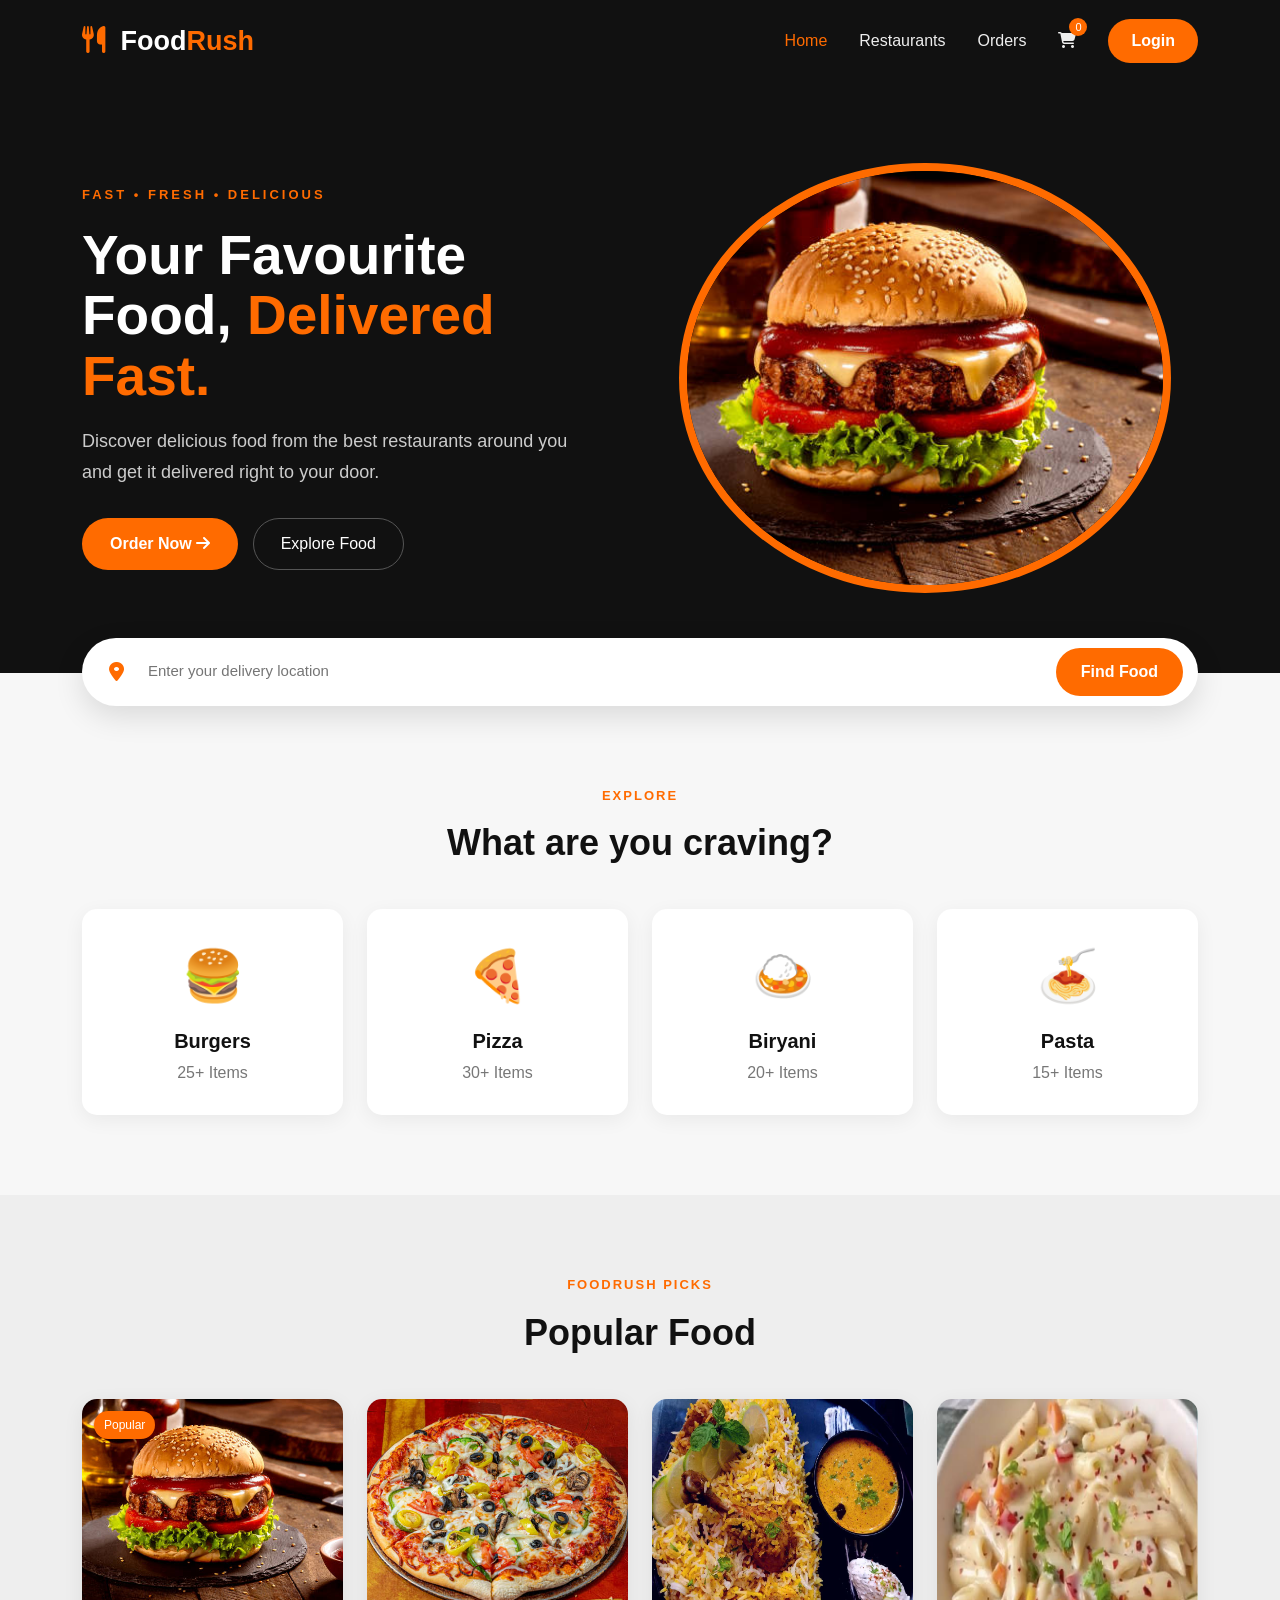
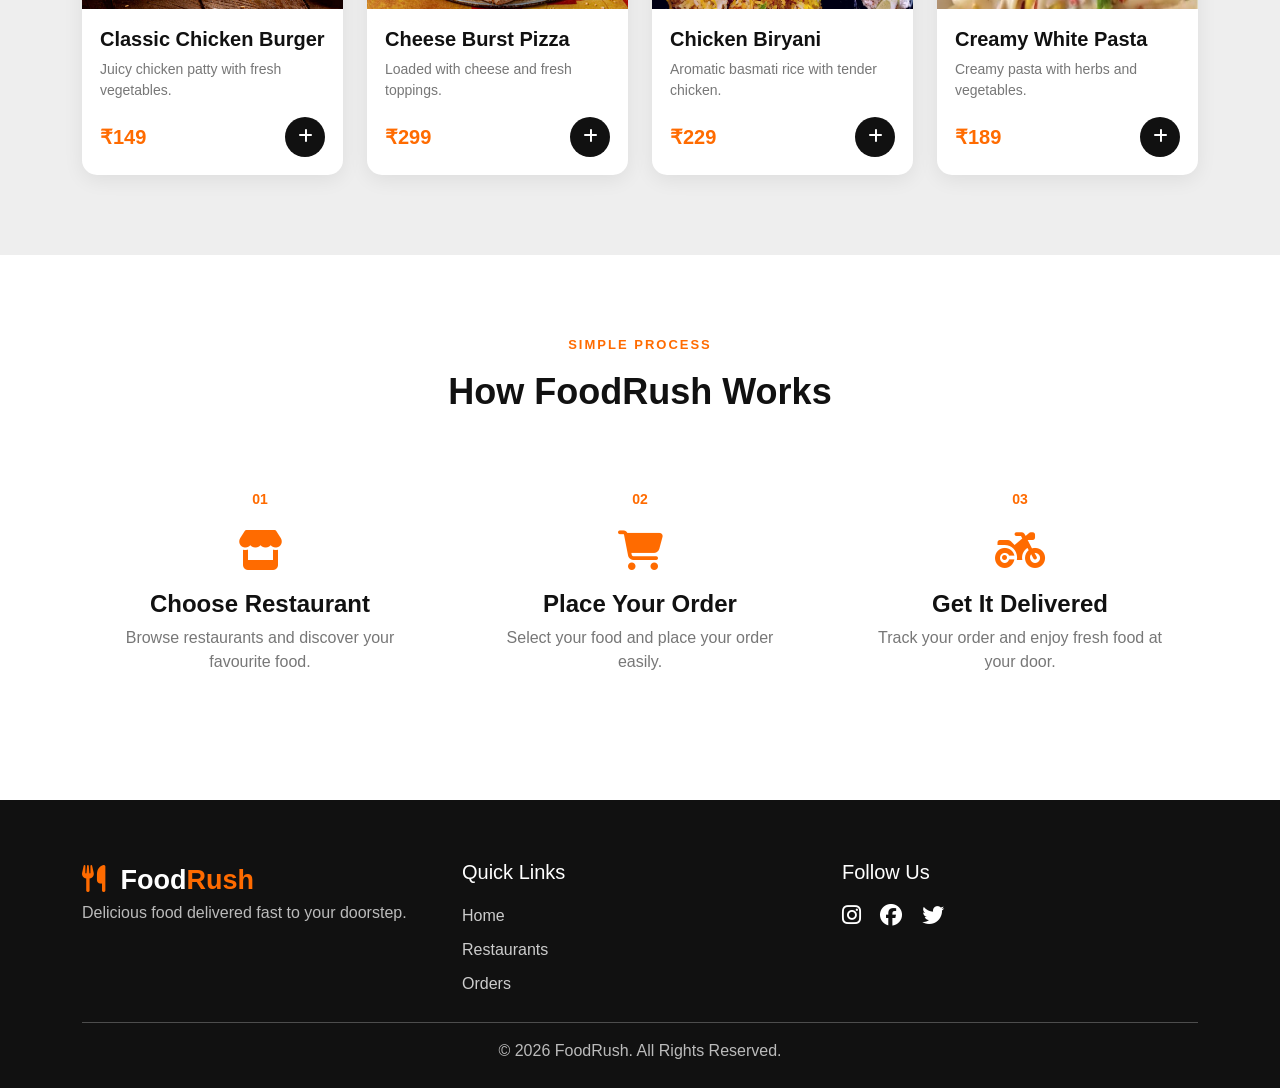
<file: index.html>
<!DOCTYPE html>
<html lang="en">

<head>
    <meta charset="UTF-8">
    <meta name="viewport" content="width=device-width, initial-scale=1.0">

    <title>FoodRush - Online Food Ordering</title>

    <link
        href="https://cdn.jsdelivr.net/npm/bootstrap@5.3.3/dist/css/bootstrap.min.css"
        rel="stylesheet">

    <link
        rel="stylesheet"
        href="https://cdnjs.cloudflare.com/ajax/libs/font-awesome/6.5.2/css/all.min.css">

    <link rel="stylesheet" href="style.css">
</head>

<body>

<!-- NAVBAR -->

<nav class="navbar navbar-expand-lg navbar-dark food-navbar">

    <div class="container">

        <a class="navbar-brand food-logo" href="index.html">
            <i class="fa-solid fa-utensils"></i>
            Food<span>Rush</span>
        </a>

        <button
            class="navbar-toggler"
            type="button"
            data-bs-toggle="collapse"
            data-bs-target="#navbarNav">

            <span class="navbar-toggler-icon"></span>

        </button>

        <div class="collapse navbar-collapse" id="navbarNav">

            <ul class="navbar-nav ms-auto align-items-lg-center">

                <li class="nav-item">
                    <a class="nav-link active" href="index.html">
                        Home
                    </a>
                </li>

                <li class="nav-item">
                    <a class="nav-link" href="restaurant.html">
                        Restaurants
                    </a>
                </li>

                <li class="nav-item">
                    <a class="nav-link" href="orders.html">
                        Orders
                    </a>
                </li>

                <li class="nav-item">

                    <a class="nav-link cart-link" href="cart.html">

                        <i class="fa-solid fa-cart-shopping"></i>

                        <span class="cart-count">
                            0
                        </span>

                    </a>

                </li>

                <li class="nav-item ms-lg-3">

                    <a
                        class="btn login-btn"
                        href="login.html">

                        Login

                    </a>

                </li>

            </ul>

        </div>

    </div>

</nav>


<!-- HERO SECTION -->

<section class="hero-section">

    <div class="container">

        <div class="row align-items-center">

            <div class="col-lg-6">

                <div class="hero-content">

                    <p class="hero-small">
                        FAST • FRESH • DELICIOUS
                    </p>

                    <h1>
                        Your Favourite Food,
                        <span>Delivered Fast.</span>
                    </h1>

                    <p class="hero-text">
                        Discover delicious food from the best restaurants
                        around you and get it delivered right to your door.
                    </p>

                    <div class="hero-buttons">

                        <a
                            href="restaurant.html"
                            class="btn food-btn">

                            Order Now
                            <i class="fa-solid fa-arrow-right"></i>

                        </a>

                        <a
                            href="#popular"
                            class="btn explore-btn">

                            Explore Food

                        </a>

                    </div>

                </div>

            </div>


            <div class="col-lg-6">

                <div class="hero-image">

                    <img
                        src="burger.png"
                        alt="Delicious Burger">

                </div>

            </div>

        </div>

    </div>

</section>


<!-- SEARCH -->

<section class="search-section">

    <div class="container">

        <div class="search-box">

            <i class="fa-solid fa-location-dot"></i>

            <input
                type="text"
                placeholder="Enter your delivery location">

            <button>
                Find Food
            </button>

        </div>

    </div>

</section>


<!-- CATEGORIES -->

<section class="section-padding">

    <div class="container">

        <div class="section-heading">

            <p>
                EXPLORE
            </p>

            <h2>
                What are you craving?
            </h2>

        </div>


        <div class="row g-4">

            <div class="col-6 col-md-3">

                <div class="category-card">

                    <div class="category-icon">
                        🍔
                    </div>

                    <h5>
                        Burgers
                    </h5>

                    <p>
                        25+ Items
                    </p>

                </div>

            </div>


            <div class="col-6 col-md-3">

                <div class="category-card">

                    <div class="category-icon">
                        🍕
                    </div>

                    <h5>
                        Pizza
                    </h5>

                    <p>
                        30+ Items
                    </p>

                </div>

            </div>


            <div class="col-6 col-md-3">

                <div class="category-card">

                    <div class="category-icon">
                        🍛
                    </div>

                    <h5>
                        Biryani
                    </h5>

                    <p>
                        20+ Items
                    </p>

                </div>

            </div>


            <div class="col-6 col-md-3">

                <div class="category-card">

                    <div class="category-icon">
                        🍝
                    </div>

                    <h5>
                        Pasta
                    </h5>

                    <p>
                        15+ Items
                    </p>

                </div>

            </div>

        </div>

    </div>

</section>


<!-- POPULAR FOOD -->

<section
    class="section-padding popular-section"
    id="popular">

    <div class="container">

        <div class="section-heading">

            <p>
                FOODRUSH PICKS
            </p>

            <h2>
                Popular Food
            </h2>

        </div>


        <div class="row g-4">


            <!-- BURGER -->

            <div class="col-md-6 col-lg-3">

                <div class="food-card">

                    <div class="food-image">

                        <img
                            src="burger.png"
                            alt="Classic Burger">

                        <span class="food-badge">
                            Popular
                        </span>

                    </div>

                    <div class="food-info">

                        <h5>
                            Classic Chicken Burger
                        </h5>

                        <p>
                            Juicy chicken patty with fresh vegetables.
                        </p>

                        <div class="food-bottom">

                            <strong>
                                ₹149
                            </strong>

                            <button
                                class="add-cart"
                                onclick="addToCart('Classic Chicken Burger',149)">

                                <i class="fa-solid fa-plus"></i>

                            </button>

                        </div>

                    </div>

                </div>

            </div>


            <!-- PIZZA -->

            <div class="col-md-6 col-lg-3">

                <div class="food-card">

                    <div class="food-image">

                        <img
                            src="pizza.png"
                            alt="Pizza">

                    </div>

                    <div class="food-info">

                        <h5>
                            Cheese Burst Pizza
                        </h5>

                        <p>
                            Loaded with cheese and fresh toppings.
                        </p>

                        <div class="food-bottom">

                            <strong>
                                ₹299
                            </strong>

                            <button
                                class="add-cart"
                                onclick="addToCart('Cheese Burst Pizza',299)">

                                <i class="fa-solid fa-plus"></i>

                            </button>

                        </div>

                    </div>

                </div>

            </div>


            <!-- BIRYANI -->

            <div class="col-md-6 col-lg-3">

                <div class="food-card">

                    <div class="food-image">

                        <img
                            src="biriyani.png"
                            alt="Biryani">

                    </div>

                    <div class="food-info">

                        <h5>
                            Chicken Biryani
                        </h5>

                        <p>
                            Aromatic basmati rice with tender chicken.
                        </p>

                        <div class="food-bottom">

                            <strong>
                                ₹229
                            </strong>

                            <button
                                class="add-cart"
                                onclick="addToCart('Chicken Biryani',229)">

                                <i class="fa-solid fa-plus"></i>

                            </button>

                        </div>

                    </div>

                </div>

            </div>


            <!-- PASTA -->

            <div class="col-md-6 col-lg-3">

                <div class="food-card">

                    <div class="food-image">

                        <img
                            src="pasta.png"
                            alt="Pasta">

                    </div>

                    <div class="food-info">

                        <h5>
                            Creamy White Pasta
                        </h5>

                        <p>
                            Creamy pasta with herbs and vegetables.
                        </p>

                        <div class="food-bottom">

                            <strong>
                                ₹189
                            </strong>

                            <button
                                class="add-cart"
                                onclick="addToCart('Creamy White Pasta',189)">

                                <i class="fa-solid fa-plus"></i>

                            </button>

                        </div>

                    </div>

                </div>

            </div>

        </div>

    </div>

</section>


<!-- HOW IT WORKS -->

<section class="how-section">

    <div class="container">

        <div class="section-heading">

            <p>
                SIMPLE PROCESS
            </p>

            <h2>
                How FoodRush Works
            </h2>

        </div>


        <div class="row g-4 text-center">

            <div class="col-md-4">

                <div class="step-card">

                    <div class="step-number">
                        01
                    </div>

                    <i class="fa-solid fa-store"></i>

                    <h4>
                        Choose Restaurant
                    </h4>

                    <p>
                        Browse restaurants and discover your favourite food.
                    </p>

                </div>

            </div>


            <div class="col-md-4">

                <div class="step-card">

                    <div class="step-number">
                        02
                    </div>

                    <i class="fa-solid fa-cart-shopping"></i>

                    <h4>
                        Place Your Order
                    </h4>

                    <p>
                        Select your food and place your order easily.
                    </p>

                </div>

            </div>


            <div class="col-md-4">

                <div class="step-card">

                    <div class="step-number">
                        03
                    </div>

                    <i class="fa-solid fa-motorcycle"></i>

                    <h4>
                        Get It Delivered
                    </h4>

                    <p>
                        Track your order and enjoy fresh food at your door.
                    </p>

                </div>

            </div>

        </div>

    </div>

</section>


<!-- FOOTER -->

<footer class="footer">

    <div class="container">

        <div class="row">

            <div class="col-md-4">

                <div class="food-logo">
                    <i class="fa-solid fa-utensils"></i>
                    Food<span>Rush</span>
                </div>

                <p>
                    Delicious food delivered fast to your doorstep.
                </p>

            </div>


            <div class="col-md-4">

                <h5>
                    Quick Links
                </h5>

                <a href="index.html">
                    Home
                </a>

                <a href="restaurant.html">
                    Restaurants
                </a>

                <a href="orders.html">
                    Orders
                </a>

            </div>


            <div class="col-md-4">

                <h5>
                    Follow Us
                </h5>

                <div class="social-icons">

                    <i class="fa-brands fa-instagram"></i>
                    <i class="fa-brands fa-facebook"></i>
                    <i class="fa-brands fa-twitter"></i>

                </div>

            </div>

        </div>


        <hr>

        <p class="text-center mb-0">
            © 2026 FoodRush. All Rights Reserved.
        </p>

    </div>

</footer>


<script src="https://cdn.jsdelivr.net/npm/bootstrap@5.3.3/dist/js/bootstrap.bundle.min.js"></script>

<script src="script.js"></script>

</body>
</html>
</file>
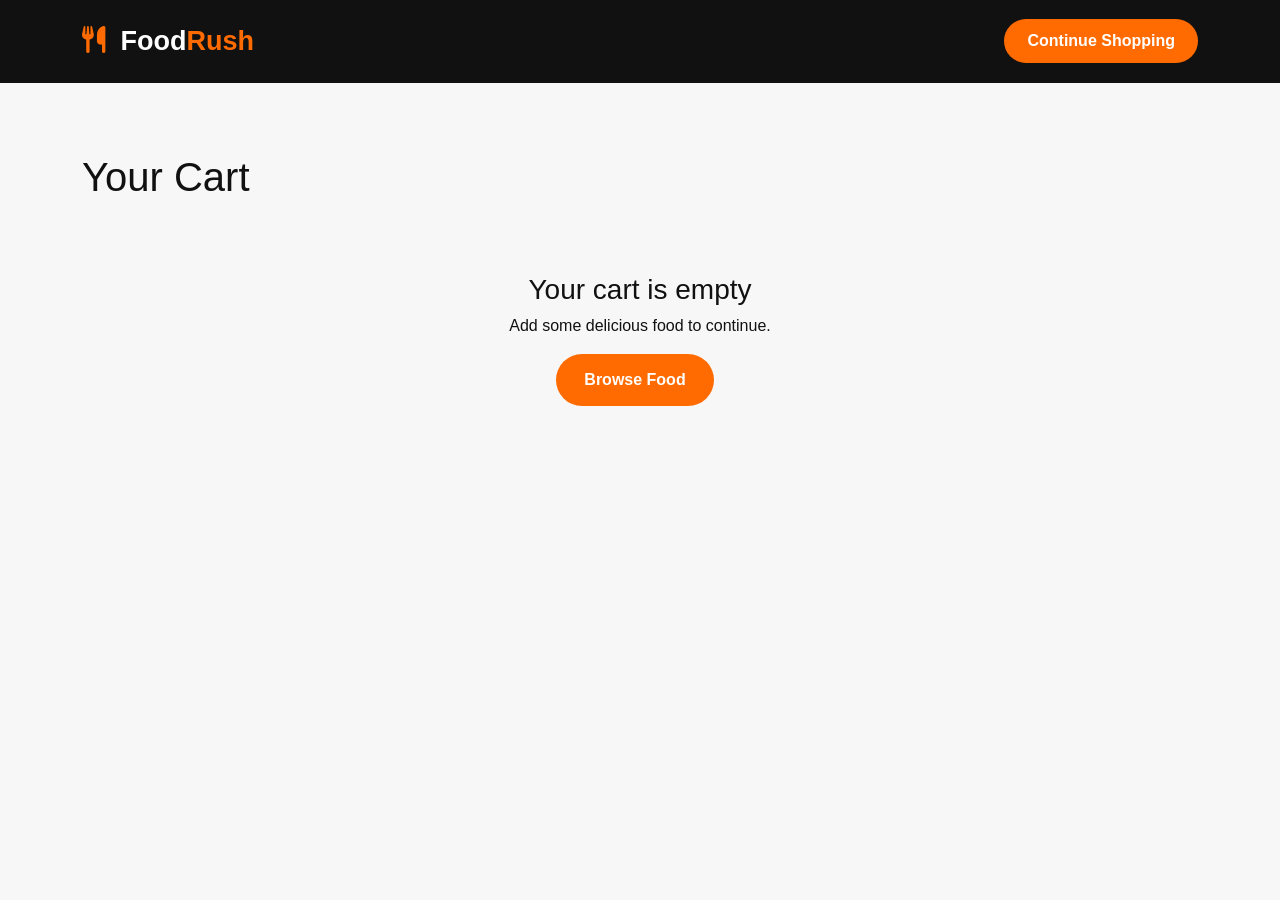
<file: cart.html>
<!DOCTYPE html>
<html lang="en">

<head>

<meta charset="UTF-8">

<meta
name="viewport"
content="width=device-width, initial-scale=1.0">

<title>FoodRush - Cart</title>

<link
href="https://cdn.jsdelivr.net/npm/bootstrap@5.3.3/dist/css/bootstrap.min.css"
rel="stylesheet">

<link
rel="stylesheet"
href="https://cdnjs.cloudflare.com/ajax/libs/font-awesome/6.5.2/css/all.min.css">

<link
rel="stylesheet"
href="style.css">

<style>

.cart-container {
    padding: 70px 0;
}

.cart-item {
    background: white;

    padding: 20px;

    margin-bottom: 15px;

    border-radius: 12px;

    display: flex;

    align-items: center;

    justify-content: space-between;

    gap: 20px;

    box-shadow:
        0 5px 15px rgba(0,0,0,0.06);
}

.cart-item h5 {
    font-weight: 700;
}

.cart-item p {
    color: #ff6b00;
    margin: 0;
}

.quantity {
    display: flex;
    align-items: center;
    gap: 12px;
}

.quantity button {
    border: none;

    background: #111;

    color: white;

    width: 32px;
    height: 32px;

    border-radius: 50%;
}

.remove-btn {
    border: none;
    background: none;
    color: #ff6b00;
}

.cart-total {
    background: #111;
    color: white;

    padding: 25px;

    border-radius: 12px;

    display: flex;

    justify-content: space-between;

    align-items: center;
}

@media(max-width:600px) {

    .cart-item {
        flex-direction: column;
        align-items: flex-start;
    }

    .cart-total {
        flex-direction: column;
        gap: 20px;
    }

}

</style>

</head>

<body>

<nav class="navbar navbar-dark food-navbar">

<div class="container">

<a
class="navbar-brand food-logo"
href="index.html">

<i class="fa-solid fa-utensils"></i>

Food<span>Rush</span>

</a>

<a
href="restaurant.html"
class="btn login-btn">

Continue Shopping

</a>

</div>

</nav>


<section class="cart-container">

<div class="container">

<h1 class="mb-4">
Your Cart
</h1>

<div id="cartItems"></div>

</div>

</section>


<script src="script.js"></script>

</body>

</html>
</file>
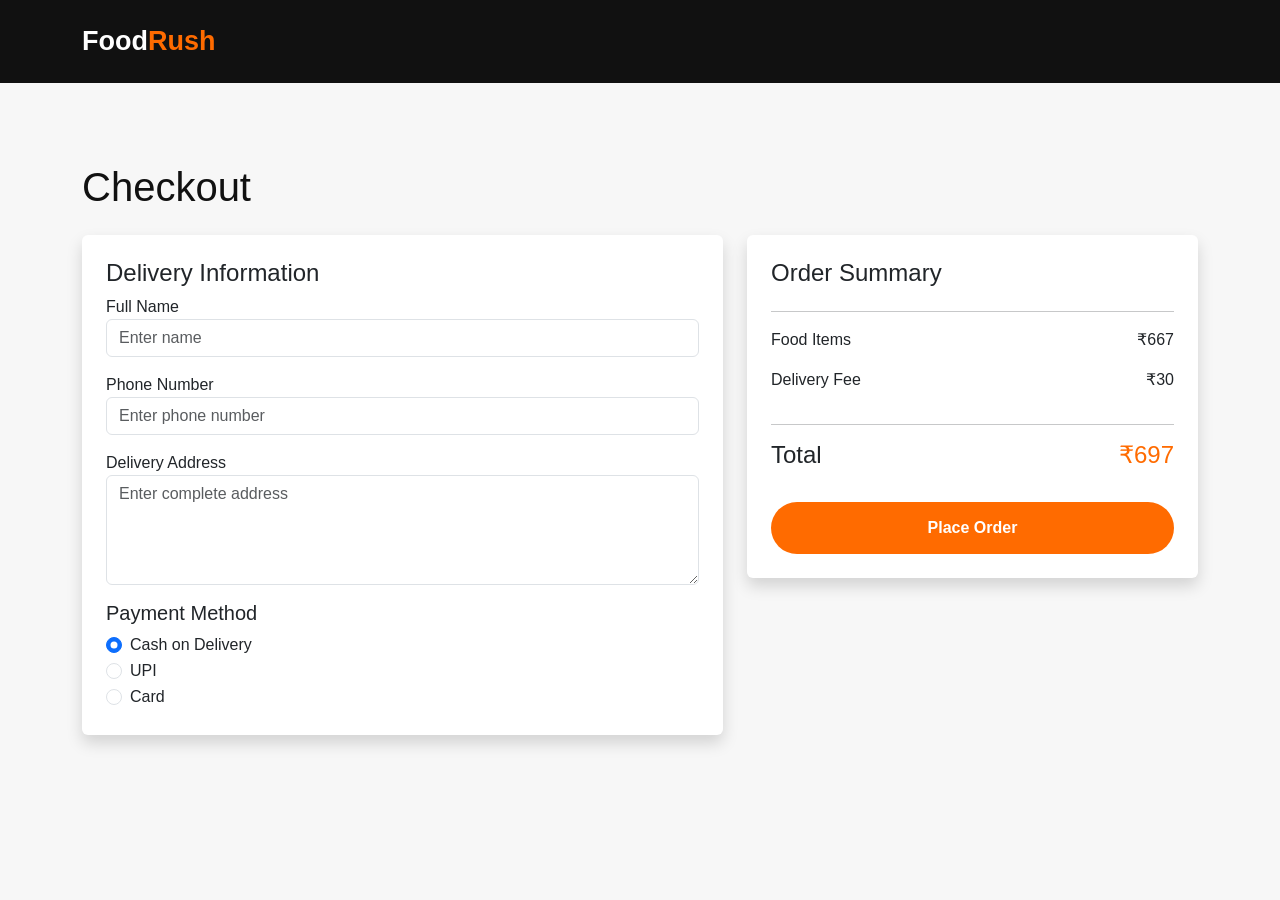
<file: checkout.html>
<!DOCTYPE html>
<html lang="en">

<head>

<meta charset="UTF-8">

<meta
name="viewport"
content="width=device-width, initial-scale=1.0">

<title>FoodRush - Checkout</title>

<link
href="https://cdn.jsdelivr.net/npm/bootstrap@5.3.3/dist/css/bootstrap.min.css"
rel="stylesheet">

<link
rel="stylesheet"
href="style.css">

</head>

<body>


<nav class="navbar navbar-dark food-navbar">

<div class="container">

<a
class="navbar-brand food-logo"
href="index.html">

Food<span>Rush</span>

</a>

</div>

</nav>


<section class="section-padding">

<div class="container">

<h1 class="mb-4">
Checkout
</h1>

<div class="row">


<div class="col-md-7">

<div class="card border-0 shadow p-4">

<h4>
Delivery Information
</h4>

<div class="mb-3">

<label>
Full Name
</label>

<input
type="text"
class="form-control"
placeholder="Enter name">

</div>


<div class="mb-3">

<label>
Phone Number
</label>

<input
type="text"
class="form-control"
placeholder="Enter phone number">

</div>


<div class="mb-3">

<label>
Delivery Address
</label>

<textarea
class="form-control"
rows="4"
placeholder="Enter complete address"></textarea>

</div>


<h5>
Payment Method
</h5>

<div class="form-check">

<input
class="form-check-input"
type="radio"
name="payment"
checked>

<label>
Cash on Delivery
</label>

</div>


<div class="form-check">

<input
class="form-check-input"
type="radio"
name="payment">

<label>
UPI
</label>

</div>


<div class="form-check">

<input
class="form-check-input"
type="radio"
name="payment">

<label>
Card
</label>

</div>

</div>

</div>


<div class="col-md-5">

<div class="card border-0 shadow p-4">

<h4>
Order Summary
</h4>

<hr>

<p>
Food Items
<span class="float-end">
₹667
</span>
</p>

<p>
Delivery Fee
<span class="float-end">
₹30
</span>
</p>

<hr>

<h4>
Total
<span class="float-end"
style="color:#ff6b00;">
₹697
</span>
</h4>

<button
class="btn food-btn w-100 mt-4">

Place Order

</button>

</div>

</div>


</div>

</div>

</section>

</body>

</html>
</file>
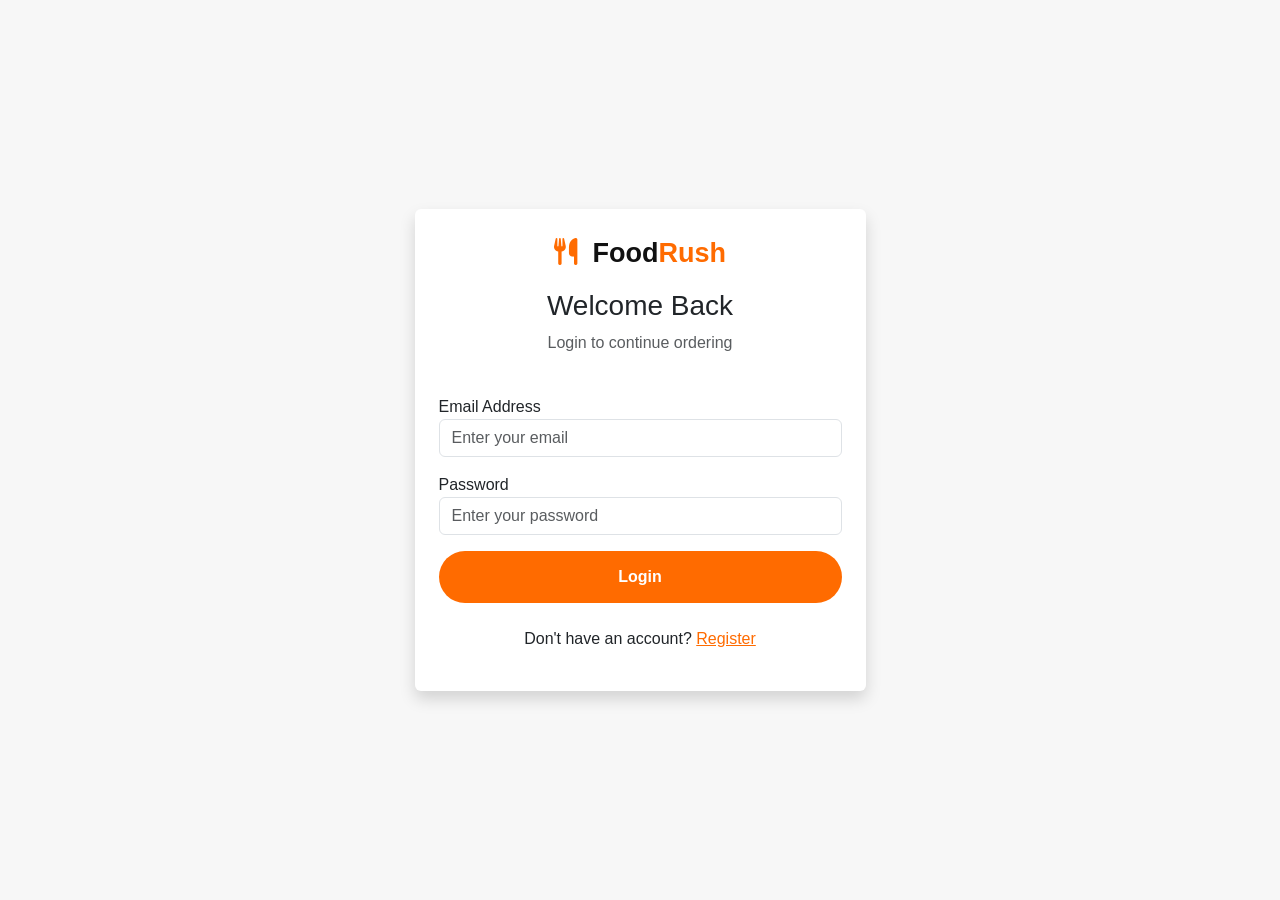
<file: login.html>
<!DOCTYPE html>
<html lang="en">

<head>

<meta charset="UTF-8">

<meta
name="viewport"
content="width=device-width, initial-scale=1.0">

<title>FoodRush - Login</title>

<link
href="https://cdn.jsdelivr.net/npm/bootstrap@5.3.3/dist/css/bootstrap.min.css"
rel="stylesheet">

<link
rel="stylesheet"
href="https://cdnjs.cloudflare.com/ajax/libs/font-awesome/6.5.2/css/all.min.css">

<link
rel="stylesheet"
href="style.css">

</head>

<body>


<div class="container">

<div class="row justify-content-center align-items-center"
style="min-height:100vh;">

<div class="col-md-5">

<div class="card shadow border-0 p-4">

<div class="text-center mb-4">

<a
href="index.html"
class="food-logo"
style="color:#111 !important;">

<i class="fa-solid fa-utensils"></i>

Food<span>Rush</span>

</a>

<h3 class="mt-3">
Welcome Back
</h3>

<p class="text-muted">
Login to continue ordering
</p>

</div>


<form>

<div class="mb-3">

<label>
Email Address
</label>

<input
type="email"
class="form-control"
placeholder="Enter your email"
required>

</div>


<div class="mb-3">

<label>
Password
</label>

<input
type="password"
class="form-control"
placeholder="Enter your password"
required>

</div>


<button
type="submit"
class="btn food-btn w-100">

Login

</button>


<p class="text-center mt-4">

Don't have an account?

<a href="register.html"
style="color:#ff6b00;">

Register

</a>

</p>

</form>

</div>

</div>

</div>

</div>


</body>

</html>
</file>
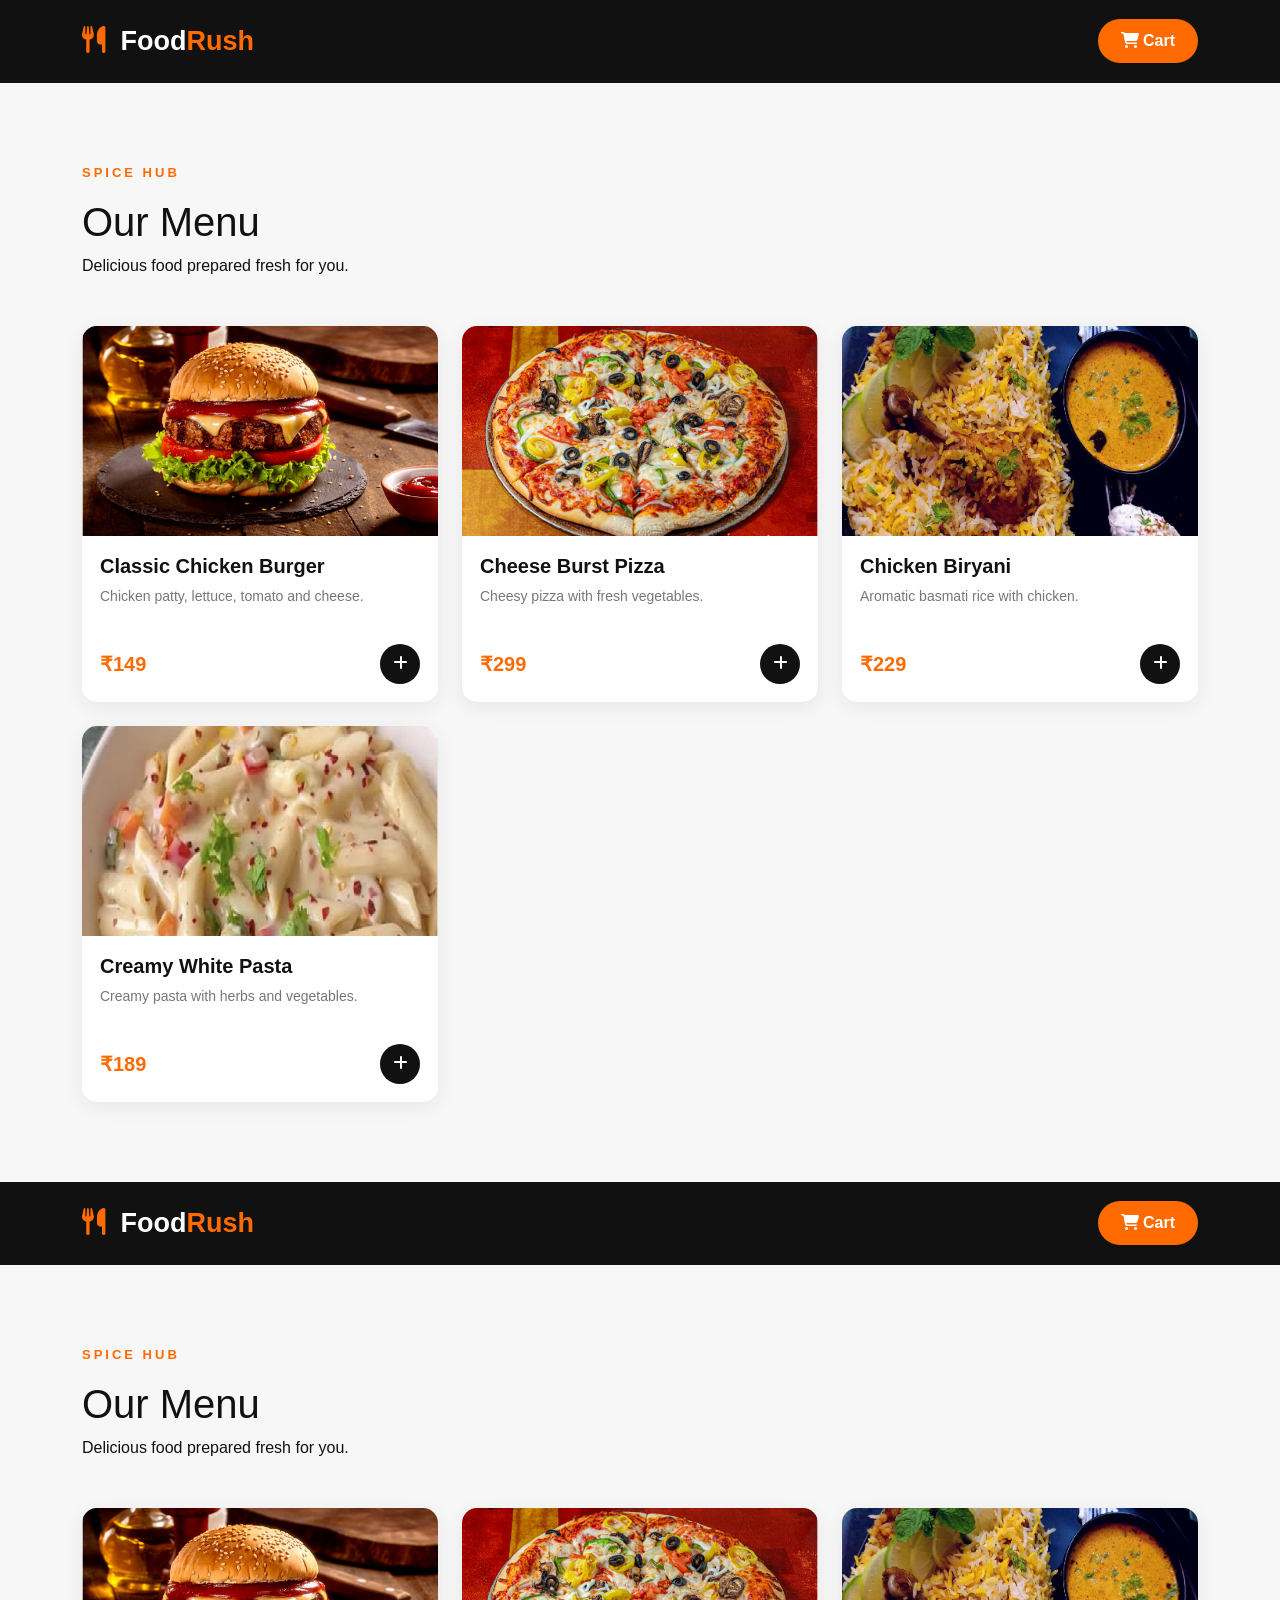
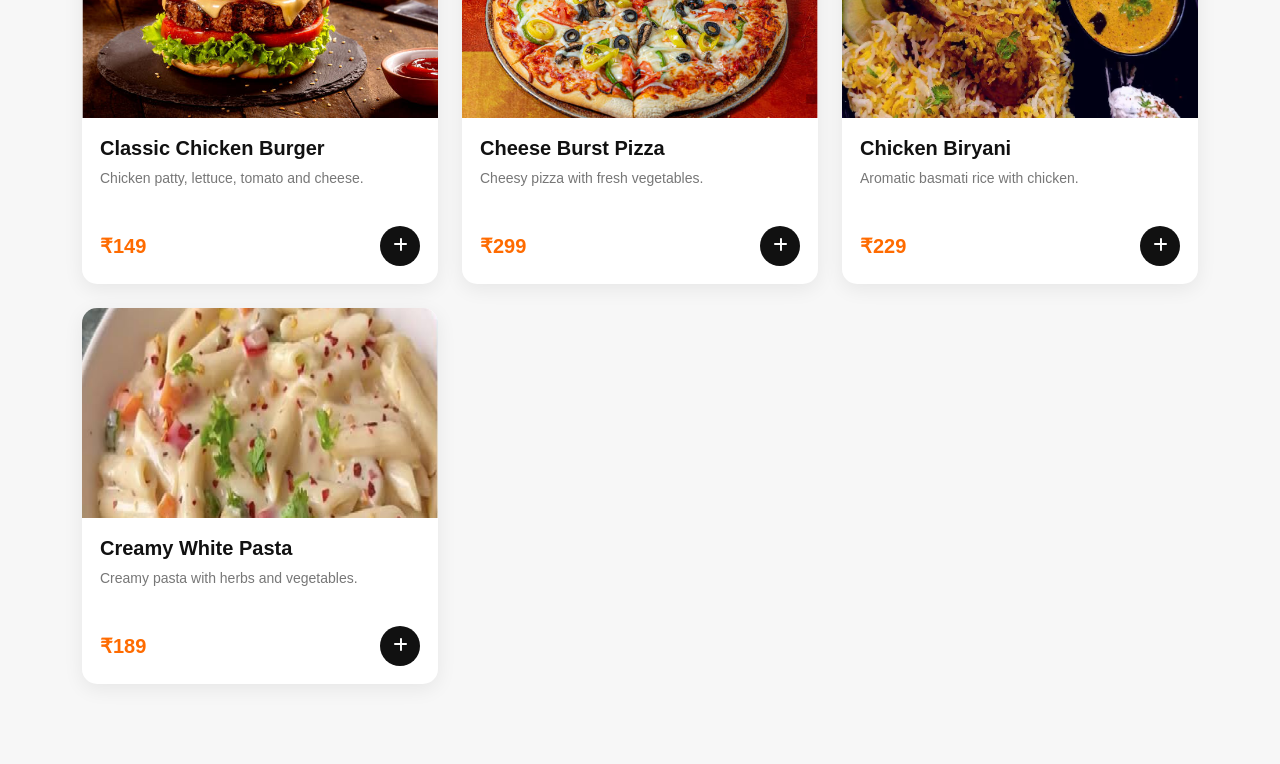
<file: menu.html>
<!DOCTYPE html>
<html lang="en">

<head>

<meta charset="UTF-8">

<meta
name="viewport"
content="width=device-width, initial-scale=1.0">

<title>FoodRush - Menu</title>

<link
href="https://cdn.jsdelivr.net/npm/bootstrap@5.3.3/dist/css/bootstrap.min.css"
rel="stylesheet">

<link
rel="stylesheet"
href="https://cdnjs.cloudflare.com/ajax/libs/font-awesome/6.5.2/css/all.min.css">

<link
rel="stylesheet"
href="style.css">

</head>

<body>


<nav class="navbar navbar-dark food-navbar">

<div class="container">

<a
class="navbar-brand food-logo"
href="index.html">

<i class="fa-solid fa-utensils"></i>

Food<span>Rush</span>

</a>

<a
href="cart.html"
class="btn login-btn">

<i class="fa-solid fa-cart-shopping"></i>

Cart

</a>

</div>

</nav>


<section class="section-padding">

<div class="container">

<div class="mb-5">

<p class="hero-small">
SPICE HUB
</p>

<h1>
Our Menu
</h1>

<p>
Delicious food prepared fresh for you.
</p>

</div>


<div class="row g-4">


<!-- ITEM -->

<div class="col-md-6 col-lg-4">

<div class="food-card">

<div class="food-image">

<img
src="burger.png"
alt="Burger">

</div>

<div class="food-info">

<h5>
Classic Chicken Burger
</h5>

<p>
Chicken patty, lettuce, tomato and cheese.
</p>

<div class="food-bottom">

<strong>
₹149
</strong>

<button
class="add-cart"
onclick="addToCart('Classic Chicken Burger',149)">

<i class="fa-solid fa-plus"></i>

</button>

</div>

</div>

</div>

</div>


<div class="col-md-6 col-lg-4">

<div class="food-card">

<div class="food-image">

<img
src="pizza.png"
alt="Pizza">

</div>

<div class="food-info">

<h5>
Cheese Burst Pizza
</h5>

<p>
Cheesy pizza with fresh vegetables.
</p>

<div class="food-bottom">

<strong>
₹299
</strong>

<button
class="add-cart"
onclick="addToCart('Cheese Burst Pizza',299)">

<i class="fa-solid fa-plus"></i>

</button>

</div>

</div>

</div>

</div>


<div class="col-md-6 col-lg-4">

<div class="food-card">

<div class="food-image">

<img
src="biriyani.png"
alt="Biryani">

</div>

<div class="food-info">

<h5>
Chicken Biryani
</h5>

<p>
Aromatic basmati rice with chicken.
</p>

<div class="food-bottom">

<strong>
₹229
</strong>

<button
class="add-cart"
onclick="addToCart('Chicken Biryani',229)">

<i class="fa-solid fa-plus"></i>

</button>

</div>

</div>

</div>

</div>


<div class="col-md-6 col-lg-4">

<div class="food-card">

<div class="food-image">

<img
src="pasta.png"
alt="Pasta">

</div>

<div class="food-info">

<h5>
Creamy White Pasta
</h5>

<p>
Creamy pasta with herbs and vegetables.
</p>

<div class="food-bottom">

<strong>
₹189
</strong>

<button
class="add-cart"
onclick="addToCart('Creamy White Pasta',189)">

<i class="fa-solid fa-plus"></i>

</button>

</div>

</div>

</div>

</div>


</div>

</div>

</section>


<script src="script.js"></script>

</body>

</html><!DOCTYPE html>
<html lang="en">

<head>

<meta charset="UTF-8">

<meta
name="viewport"
content="width=device-width, initial-scale=1.0">

<title>FoodRush - Menu</title>

<link
href="https://cdn.jsdelivr.net/npm/bootstrap@5.3.3/dist/css/bootstrap.min.css"
rel="stylesheet">

<link
rel="stylesheet"
href="https://cdnjs.cloudflare.com/ajax/libs/font-awesome/6.5.2/css/all.min.css">

<link
rel="stylesheet"
href="style.css">

</head>

<body>


<nav class="navbar navbar-dark food-navbar">

<div class="container">

<a
class="navbar-brand food-logo"
href="index.html">

<i class="fa-solid fa-utensils"></i>

Food<span>Rush</span>

</a>

<a
href="cart.html"
class="btn login-btn">

<i class="fa-solid fa-cart-shopping"></i>

Cart

</a>

</div>

</nav>


<section class="section-padding">

<div class="container">

<div class="mb-5">

<p class="hero-small">
SPICE HUB
</p>

<h1>
Our Menu
</h1>

<p>
Delicious food prepared fresh for you.
</p>

</div>


<div class="row g-4">


<!-- ITEM -->

<div class="col-md-6 col-lg-4">

<div class="food-card">

<div class="food-image">

<img
src="burger.png"
alt="Burger">

</div>

<div class="food-info">

<h5>
Classic Chicken Burger
</h5>

<p>
Chicken patty, lettuce, tomato and cheese.
</p>

<div class="food-bottom">

<strong>
₹149
</strong>

<button
class="add-cart"
onclick="addToCart('Classic Chicken Burger',149)">

<i class="fa-solid fa-plus"></i>

</button>

</div>

</div>

</div>

</div>


<div class="col-md-6 col-lg-4">

<div class="food-card">

<div class="food-image">

<img
src="pizza.png"
alt="Pizza">

</div>

<div class="food-info">

<h5>
Cheese Burst Pizza
</h5>

<p>
Cheesy pizza with fresh vegetables.
</p>

<div class="food-bottom">

<strong>
₹299
</strong>

<button
class="add-cart"
onclick="addToCart('Cheese Burst Pizza',299)">

<i class="fa-solid fa-plus"></i>

</button>

</div>

</div>

</div>

</div>


<div class="col-md-6 col-lg-4">

<div class="food-card">

<div class="food-image">

<img
src="biriyani.png"
alt="Biryani">

</div>

<div class="food-info">

<h5>
Chicken Biryani
</h5>

<p>
Aromatic basmati rice with chicken.
</p>

<div class="food-bottom">

<strong>
₹229
</strong>

<button
class="add-cart"
onclick="addToCart('Chicken Biryani',229)">

<i class="fa-solid fa-plus"></i>

</button>

</div>

</div>

</div>

</div>


<div class="col-md-6 col-lg-4">

<div class="food-card">

<div class="food-image">

<img
src="pasta.png"
alt="Pasta">

</div>

<div class="food-info">

<h5>
Creamy White Pasta
</h5>

<p>
Creamy pasta with herbs and vegetables.
</p>

<div class="food-bottom">

<strong>
₹189
</strong>

<button
class="add-cart"
onclick="addToCart('Creamy White Pasta',189)">

<i class="fa-solid fa-plus"></i>

</button>

</div>

</div>

</div>

</div>


</div>

</div>

</section>


<script src="script.js"></script>

</body>

</html>
</file>
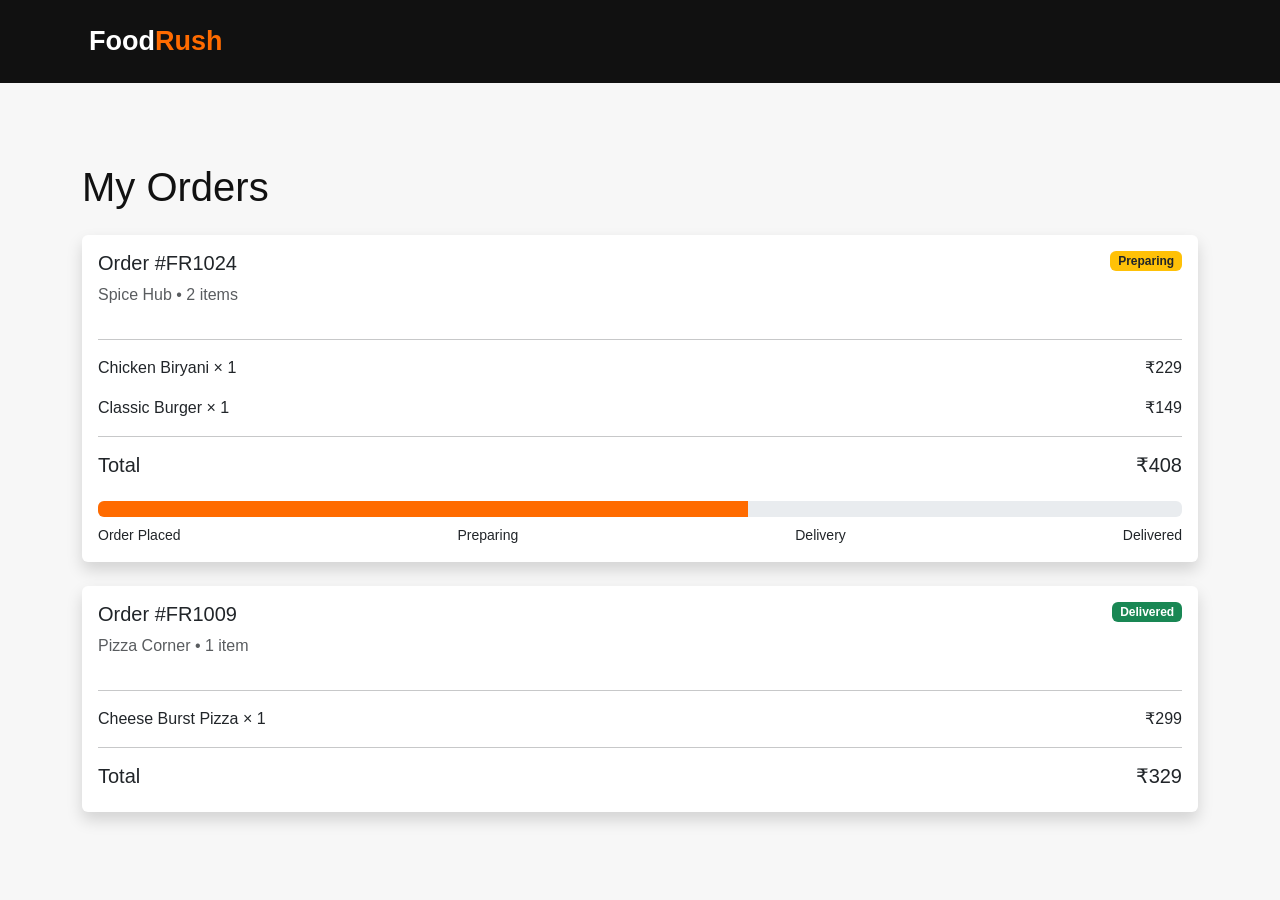
<file: orders.html>
<!DOCTYPE html>
<html lang="en">

<head>

<meta charset="UTF-8">

<meta
name="viewport"
content="width=device-width, initial-scale=1.0">

<title>FoodRush - My Orders</title>

<link
href="https://cdn.jsdelivr.net/npm/bootstrap@5.3.3/dist/css/bootstrap.min.css"
rel="stylesheet">

<link
rel="stylesheet"
href="style.css">

</head>

<body>


<nav class="navbar navbar-dark food-navbar">

<div class="container">

<a
class="navbar-brand food-logo"
href="index.html">

<i class="fa-solid fa-utensils"></i>

Food<span>Rush</span>

</a>

</div>

</nav>


<section class="section-padding">

<div class="container">

<h1 class="mb-4">
My Orders
</h1>


<div class="card shadow border-0 mb-4">

<div class="card-body">

<div class="d-flex justify-content-between">

<div>

<h5>
Order #FR1024
</h5>

<p class="text-muted">
Spice Hub • 2 items
</p>

</div>

<span class="badge bg-warning text-dark"
style="height:fit-content;">

Preparing

</span>

</div>

<hr>

<p>
Chicken Biryani × 1
<span class="float-end">
₹229
</span>
</p>

<p>
Classic Burger × 1
<span class="float-end">
₹149
</span>
</p>

<hr>

<h5>
Total
<span class="float-end">
₹408
</span>
</h5>

<div class="mt-4">

<div class="progress">

<div
class="progress-bar"
style="width:60%; background:#ff6b00;">

</div>

</div>

<div class="d-flex justify-content-between mt-2">

<small>
Order Placed
</small>

<small>
Preparing
</small>

<small>
Delivery
</small>

<small>
Delivered
</small>

</div>

</div>

</div>

</div>


<div class="card shadow border-0">

<div class="card-body">

<div class="d-flex justify-content-between">

<div>

<h5>
Order #FR1009
</h5>

<p class="text-muted">
Pizza Corner • 1 item
</p>

</div>

<span class="badge bg-success"
style="height:fit-content;">

Delivered

</span>

</div>

<hr>

<p>
Cheese Burst Pizza × 1

<span class="float-end">
₹299
</span>

</p>

<hr>

<h5>

Total

<span class="float-end">
₹329
</span>

</h5>

</div>

</div>


</div>

</section>

</body>

</html>
</file>
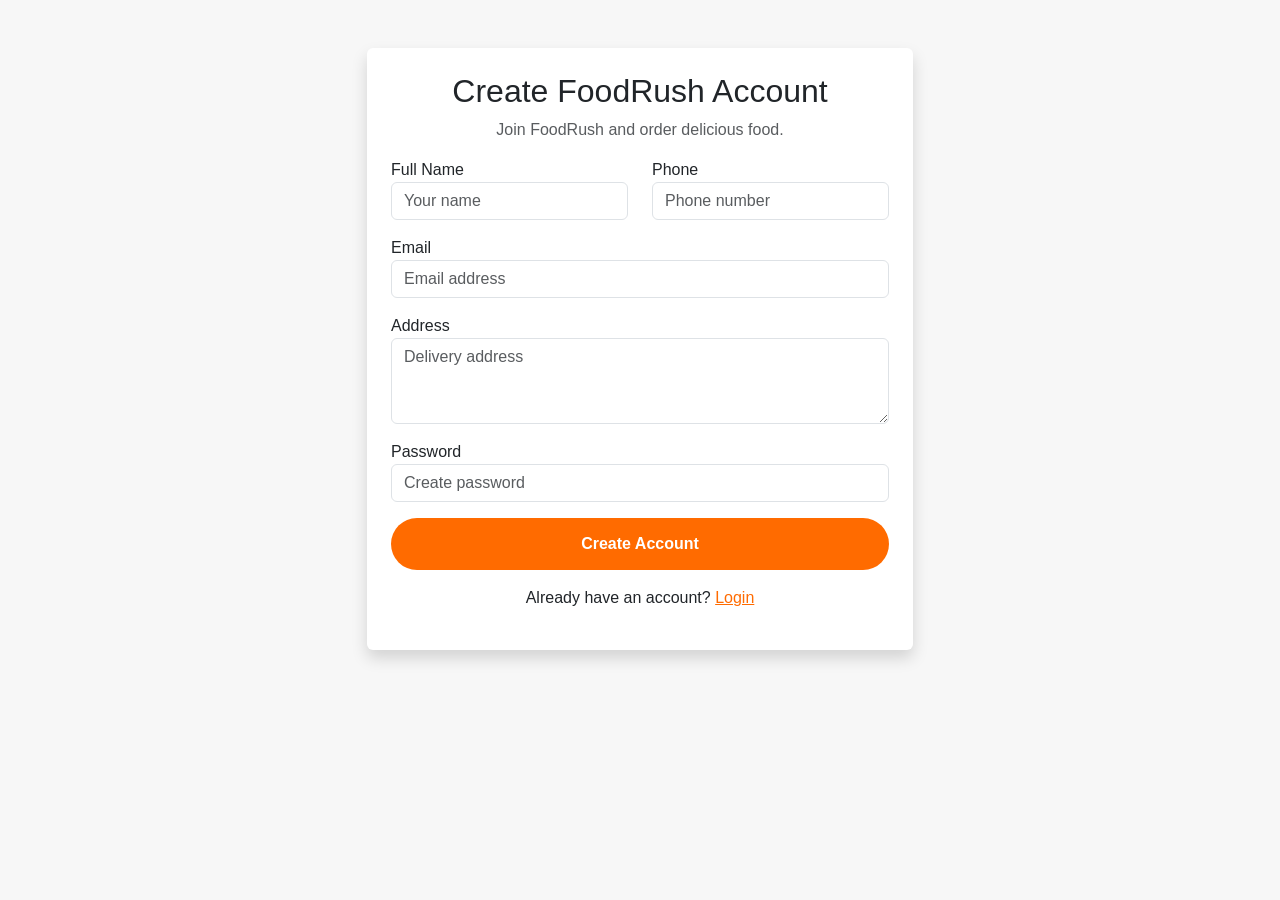
<file: register.html>
<!DOCTYPE html>
<html lang="en">

<head>

<meta charset="UTF-8">

<meta
name="viewport"
content="width=device-width, initial-scale=1.0">

<title>FoodRush - Register</title>

<link
href="https://cdn.jsdelivr.net/npm/bootstrap@5.3.3/dist/css/bootstrap.min.css"
rel="stylesheet">

<link
rel="stylesheet"
href="style.css">

</head>

<body>


<div class="container">

<div class="row justify-content-center">

<div class="col-md-6 my-5">

<div class="card shadow border-0 p-4">

<h2 class="text-center">

Create FoodRush Account

</h2>

<p class="text-center text-muted">
Join FoodRush and order delicious food.
</p>


<form>

<div class="row">

<div class="col-md-6 mb-3">

<label>
Full Name
</label>

<input
type="text"
class="form-control"
placeholder="Your name"
required>

</div>


<div class="col-md-6 mb-3">

<label>
Phone
</label>

<input
type="text"
class="form-control"
placeholder="Phone number"
required>

</div>

</div>


<div class="mb-3">

<label>
Email
</label>

<input
type="email"
class="form-control"
placeholder="Email address"
required>

</div>


<div class="mb-3">

<label>
Address
</label>

<textarea
class="form-control"
rows="3"
placeholder="Delivery address"></textarea>

</div>


<div class="mb-3">

<label>
Password
</label>

<input
type="password"
class="form-control"
placeholder="Create password"
required>

</div>


<button
class="btn food-btn w-100">

Create Account

</button>


<p class="text-center mt-3">

Already have an account?

<a
href="login.html"
style="color:#ff6b00;">

Login

</a>

</p>

</form>

</div>

</div>

</div>

</div>

</body>

</html>
</file>
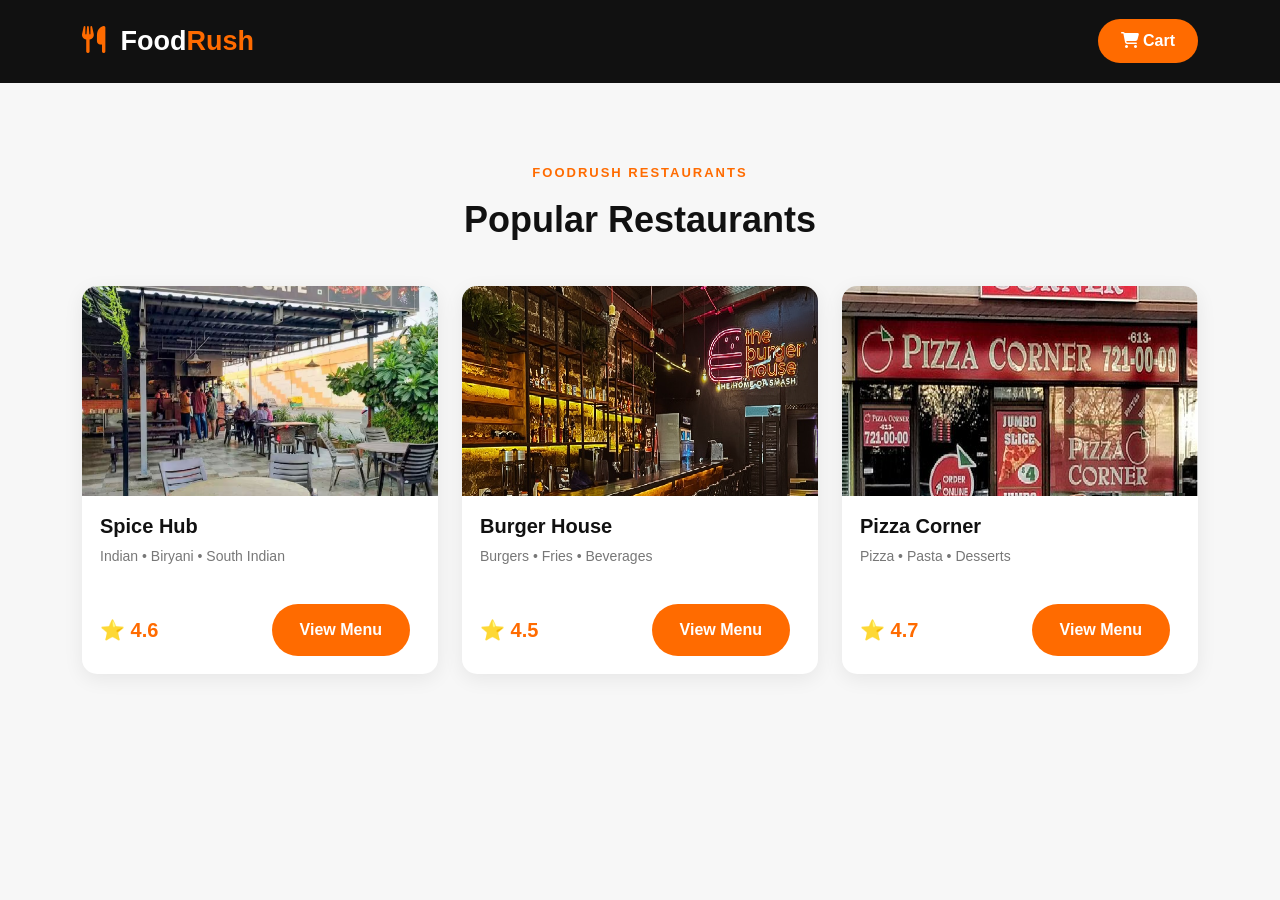
<file: restaurant.html>
<!DOCTYPE html>
<html lang="en">

<head>

<meta charset="UTF-8">

<meta
name="viewport"
content="width=device-width, initial-scale=1.0">

<title>FoodRush - Restaurants</title>

<link
href="https://cdn.jsdelivr.net/npm/bootstrap@5.3.3/dist/css/bootstrap.min.css"
rel="stylesheet">

<link
rel="stylesheet"
href="https://cdnjs.cloudflare.com/ajax/libs/font-awesome/6.5.2/css/all.min.css">

<link
rel="stylesheet"
href="style.css">

</head>

<body>


<nav class="navbar navbar-expand-lg navbar-dark food-navbar">

<div class="container">

<a
class="navbar-brand food-logo"
href="index.html">

<i class="fa-solid fa-utensils"></i>

Food<span>Rush</span>

</a>

<div>

<a
href="cart.html"
class="btn login-btn">

<i class="fa-solid fa-cart-shopping"></i>
Cart

</a>

</div>

</div>

</nav>


<section class="section-padding">

<div class="container">

<div class="section-heading">

<p>
FOODRUSH RESTAURANTS
</p>

<h2>
Popular Restaurants
</h2>

</div>


<div class="row g-4">


<!-- RESTAURANT 1 -->

<div class="col-md-6 col-lg-4">

<div class="food-card">

<div class="food-image">

<img
src="spicehub.png"
alt="Spice Hub">

</div>

<div class="food-info">

<h5>
Spice Hub
</h5>

<p>
Indian • Biryani • South Indian
</p>

<div class="food-bottom">

<strong>
⭐ 4.6
</strong>

<a
href="menu.html"
class="btn food-btn">

View Menu

</a>

</div>

</div>

</div>

</div>


<!-- RESTAURANT 2 -->

<div class="col-md-6 col-lg-4">

<div class="food-card">

<div class="food-image">

<img
src="burgerhouse.png"
alt="Burger House">

</div>

<div class="food-info">

<h5>
Burger House
</h5>

<p>
Burgers • Fries • Beverages
</p>

<div class="food-bottom">

<strong>
⭐ 4.5
</strong>

<a
href="menu.html"
class="btn food-btn">

View Menu

</a>

</div>

</div>

</div>

</div>


<!-- RESTAURANT 3 -->

<div class="col-md-6 col-lg-4">

<div class="food-card">

<div class="food-image">

<img
src="pizzacorner.png"
alt="Pizza Corner">

</div>

<div class="food-info">

<h5>
Pizza Corner
</h5>

<p>
Pizza • Pasta • Desserts
</p>

<div class="food-bottom">

<strong>
⭐ 4.7
</strong>

<a
href="menu.html"
class="btn food-btn">

View Menu

</a>

</div>

</div>

</div>

</div>


</div>

</div>

</section>


<script src="script.js"></script>

</body>

</html>
</file>
<file: style.css>
* {
    margin: 0;
    padding: 0;
    box-sizing: border-box;
}

:root {
    --orange: #ff6b00;
    --orange-light: #ff8a00;
    --black: #111111;
    --dark: #1b1b1b;
    --white: #ffffff;
    --light: #f7f7f7;
    --gray: #777777;
}

body {
    font-family: Arial, Helvetica, sans-serif;
    background: var(--light);
    color: var(--black);
}


/* =========================
   NAVBAR
========================= */

.food-navbar {
    background: #111111;
    padding: 16px 0;
}

.food-logo {
    font-size: 27px;
    font-weight: 800;
    color: white !important;
    text-decoration: none;
}

.food-logo i {
    color: var(--orange);
    margin-right: 7px;
}

.food-logo span {
    color: var(--orange);
}

.navbar-nav .nav-link {
    color: #eeeeee !important;
    margin: 0 8px;
    font-weight: 500;
    transition: 0.3s;
}

.navbar-nav .nav-link:hover,
.navbar-nav .nav-link.active {
    color: var(--orange) !important;
}

.login-btn {
    background: var(--orange);
    color: white;
    border-radius: 25px;
    padding: 9px 22px;
    font-weight: 600;
}

.login-btn:hover {
    background: white;
    color: var(--orange);
}

.cart-link {
    position: relative;
}

.cart-count {
    position: absolute;
    top: -3px;
    right: -3px;

    background: var(--orange);
    color: white;

    width: 18px;
    height: 18px;

    border-radius: 50%;

    font-size: 11px;

    display: flex;
    justify-content: center;
    align-items: center;
}


/* =========================
   HERO
========================= */

.hero-section {
    background: #111111;
    color: white;
    padding: 80px 0;
}

.hero-content {
    padding-right: 30px;
}

.hero-small {
    color: var(--orange);
    font-weight: bold;
    letter-spacing: 3px;
    font-size: 13px;
}

.hero-content h1 {
    font-size: 55px;
    font-weight: 800;
    line-height: 1.1;
    margin: 20px 0;
}

.hero-content h1 span {
    color: var(--orange);
}

.hero-text {
    color: #cccccc;
    font-size: 18px;
    line-height: 1.7;
    max-width: 550px;
}

.hero-buttons {
    margin-top: 30px;
}

.food-btn {
    background: var(--orange);
    color: white;
    padding: 13px 27px;
    border-radius: 30px;
    font-weight: bold;
    margin-right: 10px;
}

.food-btn:hover {
    background: white;
    color: var(--orange);
}

.explore-btn {
    border: 1px solid #555;
    color: white;
    padding: 13px 27px;
    border-radius: 30px;
}

.explore-btn:hover {
    background: var(--orange);
    border-color: var(--orange);
    color: white;
}

.hero-image {
    text-align: center;
}

.hero-image img {
    width: 90%;
    max-width: 500px;
    height: 430px;
    object-fit: cover;
    border-radius: 50%;
    border: 8px solid var(--orange);
}


/* =========================
   SEARCH
========================= */

.search-section {
    margin-top: -35px;
}

.search-box {
    background: white;
    box-shadow: 0 10px 30px rgba(0,0,0,0.12);

    border-radius: 50px;

    padding: 10px 15px;

    display: flex;
    align-items: center;
}

.search-box i {
    color: var(--orange);
    font-size: 20px;
    margin: 0 12px;
}

.search-box input {
    flex: 1;

    border: none;
    outline: none;

    padding: 12px;

    font-size: 15px;
}

.search-box button {
    background: var(--orange);
    color: white;

    border: none;

    padding: 12px 25px;

    border-radius: 30px;

    font-weight: bold;
}


/* =========================
   COMMON SECTION
========================= */

.section-padding {
    padding: 80px 0;
}

.section-heading {
    text-align: center;
    margin-bottom: 45px;
}

.section-heading p {
    color: var(--orange);
    font-weight: bold;
    letter-spacing: 2px;
    font-size: 13px;
}

.section-heading h2 {
    font-size: 36px;
    font-weight: 800;
}


/* =========================
   CATEGORY
========================= */

.category-card {
    background: white;

    text-align: center;

    padding: 30px 15px;

    border-radius: 15px;

    box-shadow: 0 5px 20px rgba(0,0,0,0.06);

    transition: 0.3s;

    cursor: pointer;
}

.category-card:hover {
    transform: translateY(-8px);
    box-shadow: 0 10px 30px rgba(0,0,0,0.12);
}

.category-icon {
    font-size: 50px;
    margin-bottom: 15px;
}

.category-card h5 {
    font-weight: 700;
}

.category-card p {
    color: var(--gray);
    margin: 0;
}


/* =========================
   FOOD CARDS
========================= */

.popular-section {
    background: #eeeeee;
}

.food-card {
    background: white;

    border-radius: 15px;

    overflow: hidden;

    box-shadow: 0 5px 20px rgba(0,0,0,0.07);

    transition: 0.3s;
}

.food-card:hover {
    transform: translateY(-7px);
}

.food-image {
    height: 210px;
    position: relative;
}

.food-image img {
    width: 100%;
    height: 100%;
    object-fit: cover;
}

.food-badge {
    position: absolute;

    top: 12px;
    left: 12px;

    background: var(--orange);
    color: white;

    padding: 5px 10px;

    border-radius: 15px;

    font-size: 12px;
}

.food-info {
    padding: 18px;
}

.food-info h5 {
    font-weight: 700;
}

.food-info p {
    color: var(--gray);
    font-size: 14px;
    min-height: 42px;
}

.food-bottom {
    display: flex;
    justify-content: space-between;
    align-items: center;
}

.food-bottom strong {
    font-size: 20px;
    color: var(--orange);
}

.add-cart {
    width: 40px;
    height: 40px;

    border-radius: 50%;

    border: none;

    background: var(--black);
    color: white;

    transition: 0.3s;
}

.add-cart:hover {
    background: var(--orange);
}


/* =========================
   HOW IT WORKS
========================= */

.how-section {
    padding: 80px 0;
    background: white;
}

.step-card {
    padding: 30px;
    position: relative;
}

.step-card i {
    color: var(--orange);
    font-size: 40px;
    margin: 20px 0;
}

.step-card h4 {
    font-weight: 700;
}

.step-card p {
    color: var(--gray);
}

.step-number {
    font-size: 14px;
    font-weight: bold;
    color: var(--orange);
}


/* =========================
   FOOTER
========================= */

.footer {
    background: #111111;
    color: white;
    padding: 60px 0 25px;
}

.footer h5 {
    margin-bottom: 20px;
}

.footer a {
    display: block;
    color: #cccccc;
    text-decoration: none;
    margin-bottom: 10px;
}

.footer a:hover {
    color: var(--orange);
}

.footer p {
    color: #bbbbbb;
}

.social-icons i {
    font-size: 22px;
    margin-right: 15px;
    cursor: pointer;
}

.social-icons i:hover {
    color: var(--orange);
}


/* =========================
   RESPONSIVE
========================= */

@media (max-width: 991px) {

    .hero-content {
        text-align: center;
        padding: 0;
    }

    .hero-content h1 {
        font-size: 42px;
    }

    .hero-text {
        margin: auto;
    }

    .hero-image {
        margin-top: 50px;
    }

}

@media (max-width: 576px) {

    .hero-section {
        padding: 55px 0;
    }

    .hero-content h1 {
        font-size: 36px;
    }

    .hero-buttons {
        display: flex;
        flex-direction: column;
        gap: 12px;
    }

    .food-btn {
        margin: 0;
    }

    .hero-image img {
        height: 300px;
    }

    .search-box {
        border-radius: 15px;
    }

    .search-box button {
        padding: 10px 15px;
    }

}
</file>
